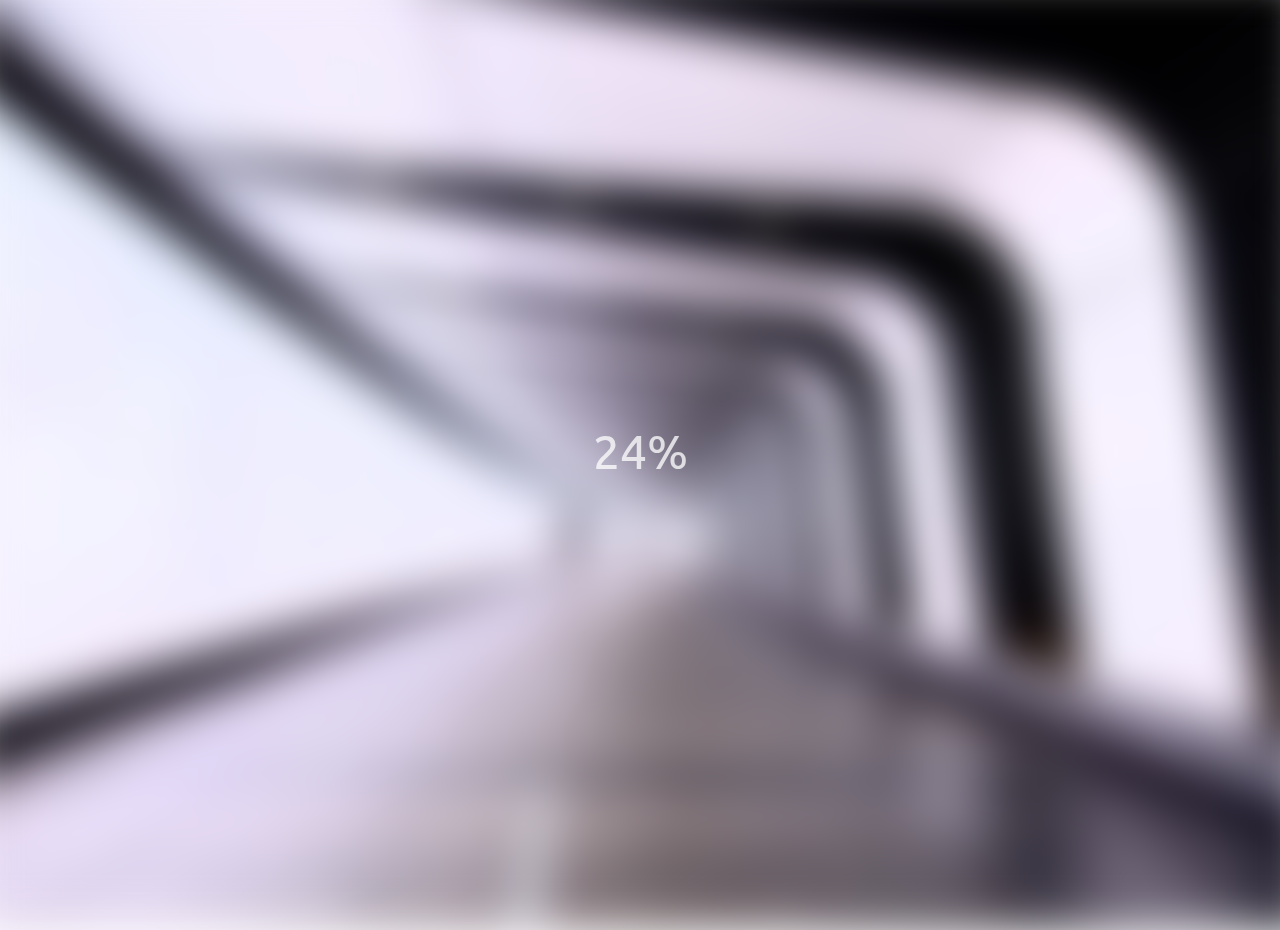
<file: Blurry loading/index.html>
<!DOCTYPE html>
<html lang="en">
  <head>
    <meta charset="UTF-8" />
    <meta http-equiv="X-UA-Compatible" content="IE=edge" />
    <meta name="viewport" content="width=device-width, initial-scale=1.0" />
    <link rel="stylesheet" href="style.css" />
    <title>Blurry loading</title>
  </head>
  <body>
    <section class="bg"></section>
    <div class="loading-text">0%</div>
    <script src="app.js"></script>
  </body>
</html>
</file>
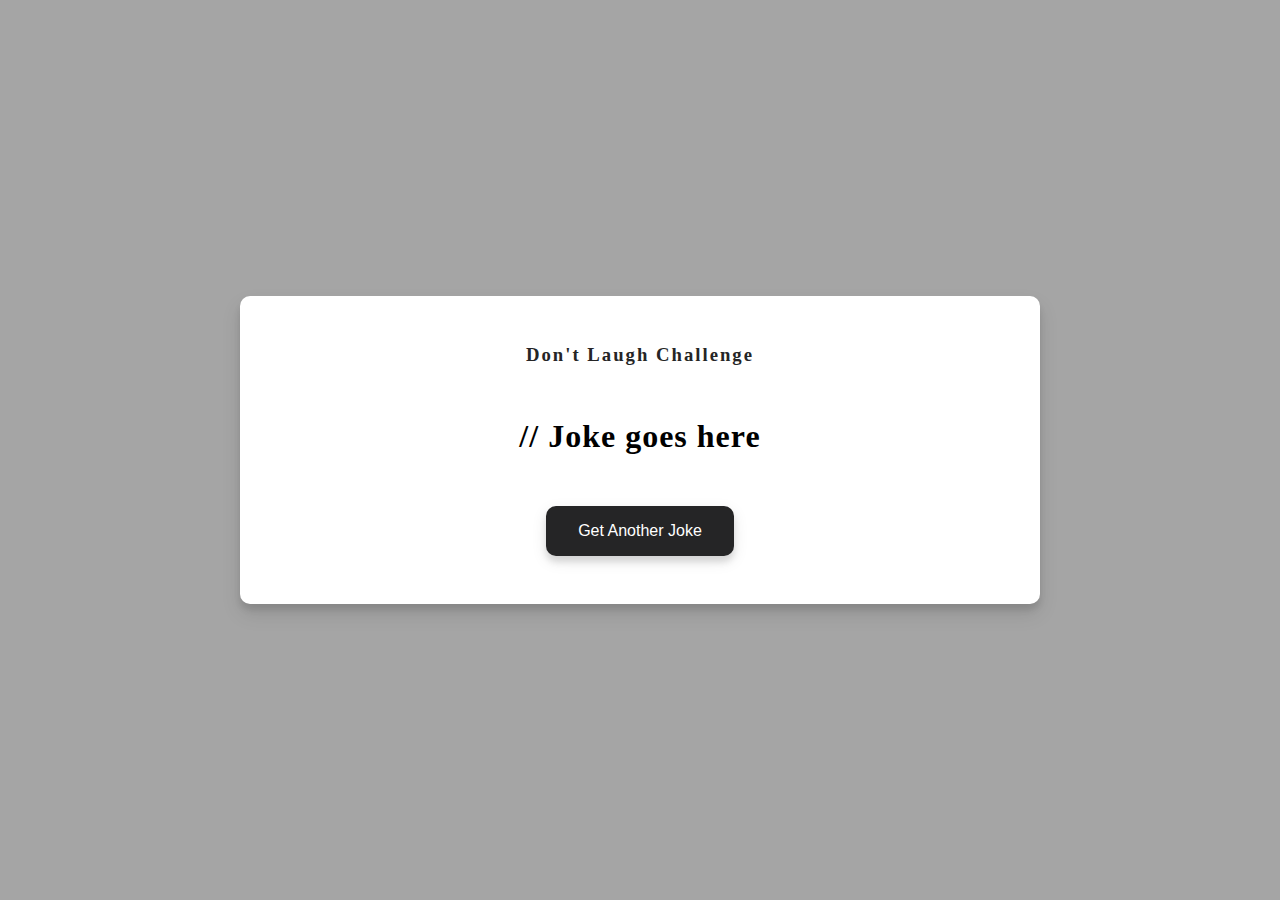
<file: Dad jokes/index.html>
<!DOCTYPE html>
<html lang="en">
  <head>
    <meta charset="UTF-8" />
    <meta http-equiv="X-UA-Compatible" content="IE=edge" />
    <meta name="viewport" content="width=device-width, initial-scale=1.0" />
    <link rel="stylesheet" href="style.css" />
    <title>Dad jokes</title>
  </head>
  <body>
    <div class="container">
      <h3>Don't Laugh Challenge</h3>
      <div class="joke" id="joke">// Joke goes here</div>
      <button class="btn" id="jokeBtn">Get Another Joke</button>
    </div>
    <script src="app.js"></script>
  </body>
</html>
</file>
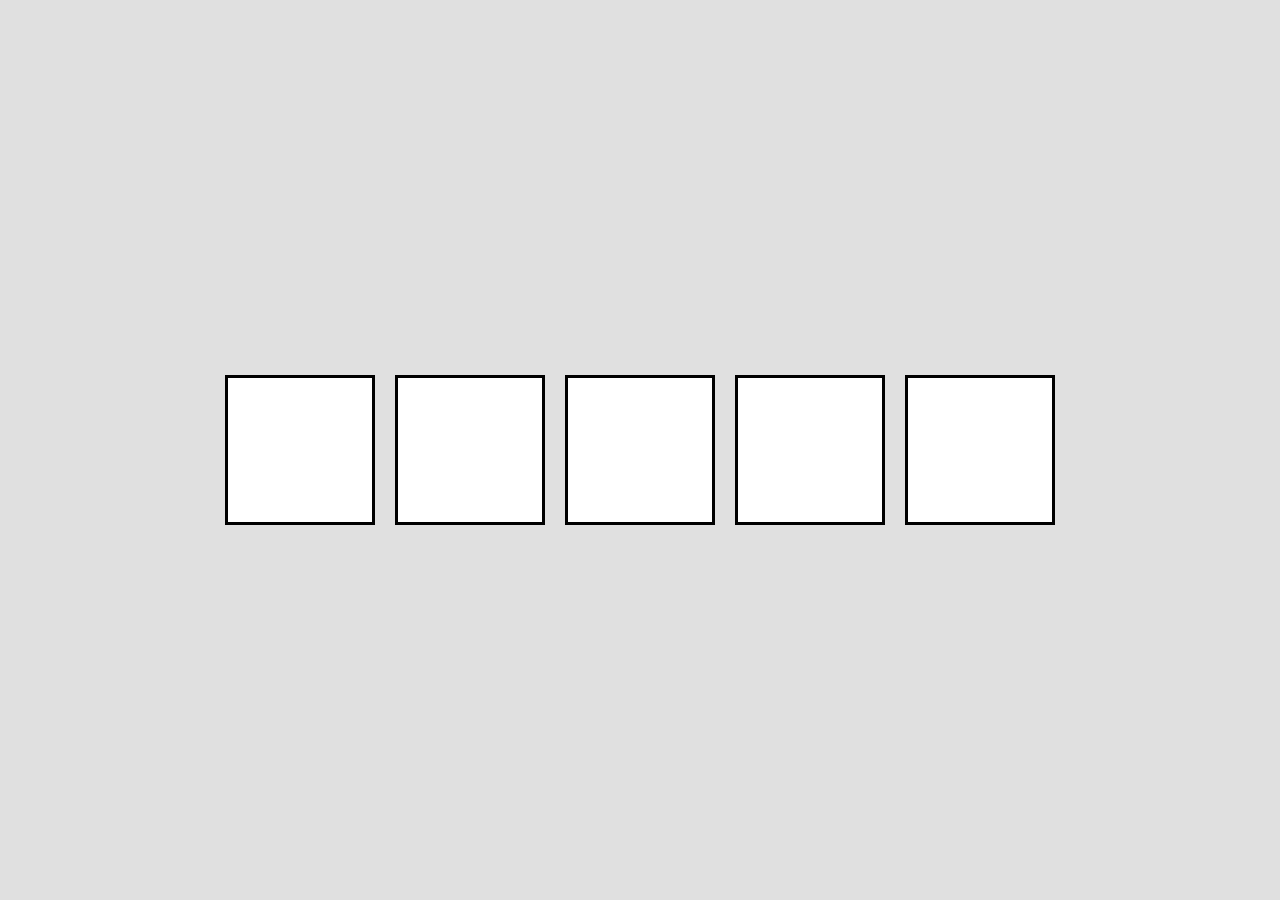
<file: Drag n Drop/index.html>
<!DOCTYPE html>
<html lang="en">
  <head>
    <meta charset="UTF-8" />
    <meta http-equiv="X-UA-Compatible" content="IE=edge" />
    <meta name="viewport" content="width=device-width, initial-scale=1.0" />
    <link rel="stylesheet" href="style.css" />
    <title>Document</title>
  </head>
  <body>
    <div class="empty">
      <div class="fill" draggable="true"></div>
    </div>
    <div class="empty"></div>
    <div class="empty"></div>
    <div class="empty"></div>
    <div class="empty"></div>

    <script src="app.js"></script>
  </body>
</html>
</file>
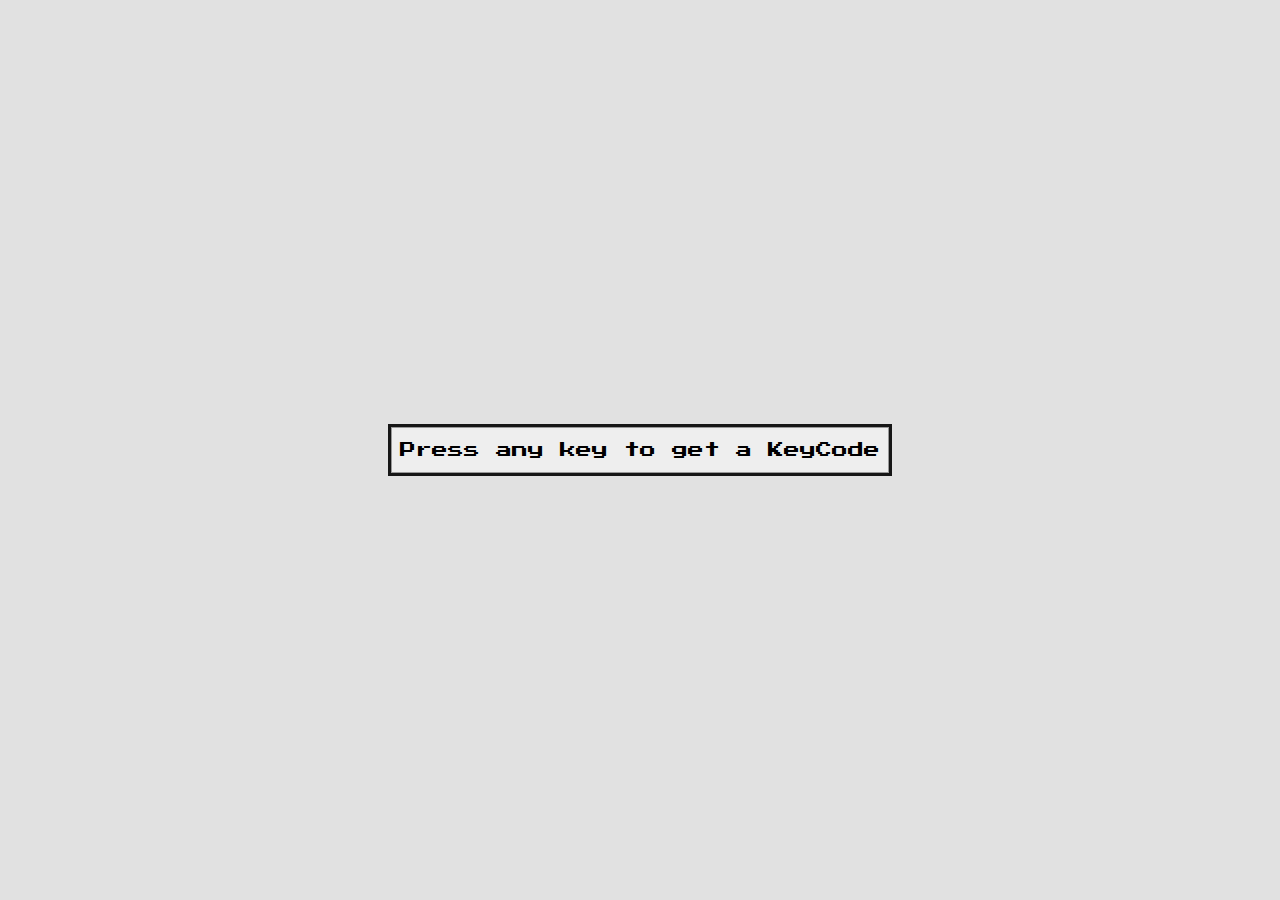
<file: Event Key Codes/index.html>
<!DOCTYPE html>
<html lang="en">
  <head>
    <meta charset="UTF-8" />
    <meta http-equiv="X-UA-Compatible" content="IE=edge" />
    <meta name="viewport" content="width=device-width, initial-scale=1.0" />
    <link rel="stylesheet" href="style.css" />
    <title>Event Key Codes</title>
  </head>
  <body>
    <div class="container" id="insert">
      <div class="key">Press any key to get a KeyCode</div>
    </div>
    <script src="app.js"></script>
  </body>
</html>
</file>
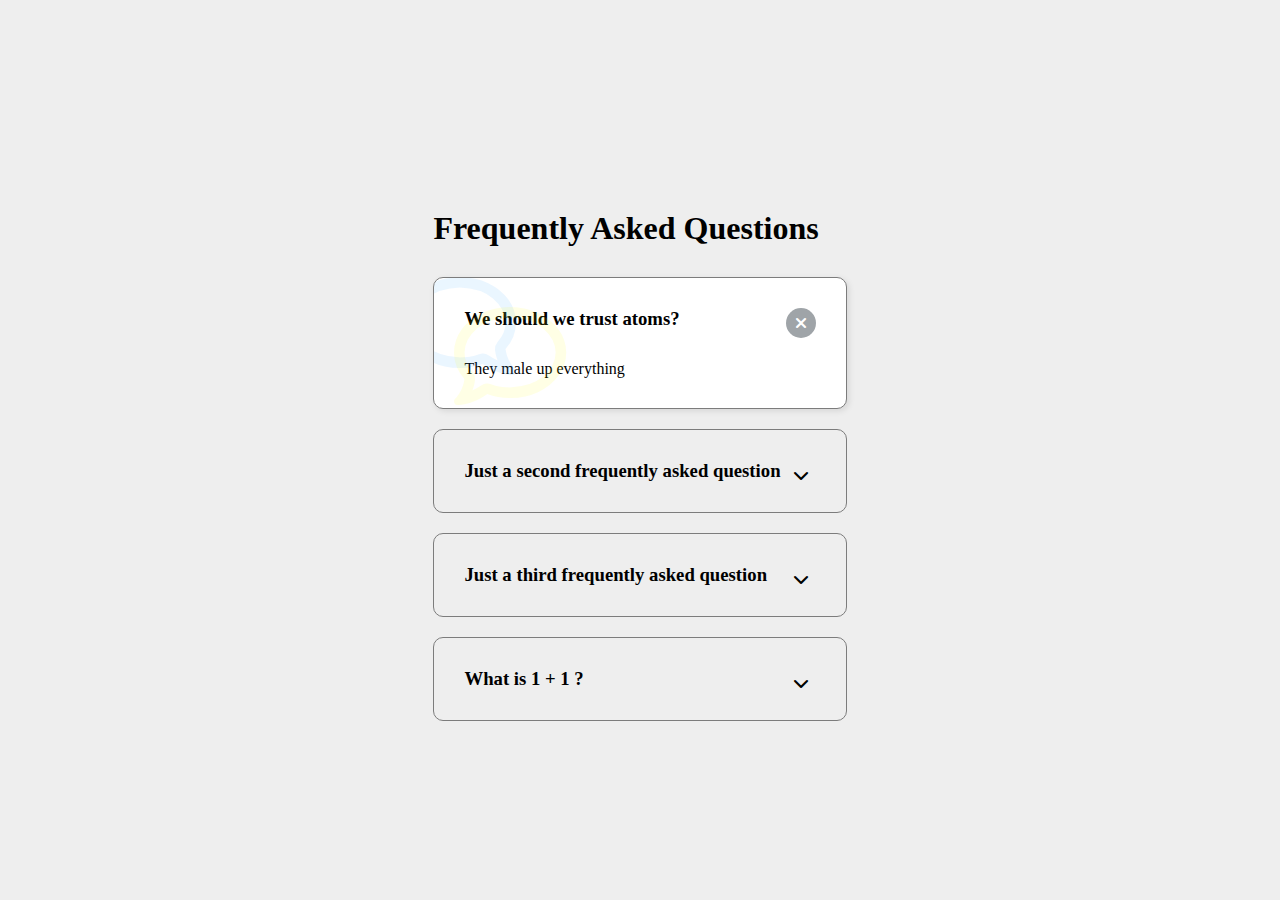
<file: FAQ/index.html>
<!DOCTYPE html>
<html lang="en">
  <head>
    <meta charset="UTF-8" />
    <meta http-equiv="X-UA-Compatible" content="IE=edge" />
    <meta name="viewport" content="width=device-width, initial-scale=1.0" />
    <link
      rel="stylesheet"
      href="https://cdnjs.cloudflare.com/ajax/libs/font-awesome/6.4.0/css/all.min.css"
    />
    <link rel="stylesheet" href="style.css" />

    <title>FAQ</title>
  </head>
  <body>
    <div class="faq-container">
      <h1>Frequently Asked Questions</h1>

      <div class="faq active">
        <h3 class="faq-title">We should we trust atoms?</h3>
        <p class="faq-text">They male up everything</p>
        <button class="faq-toggle">
          <i class="fas fa-chevron-down"></i> <i class="fas fa-times"></i>
        </button>
      </div>

      <div class="faq">
        <h3 class="faq-title">Just a second frequently asked question</h3>
        <p class="faq-text">And a simple answer to it</p>
        <button class="faq-toggle">
          <i class="fas fa-chevron-down"></i> <i class="fas fa-times"></i>
        </button>
      </div>

      <div class="faq">
        <h3 class="faq-title">Just a third frequently asked question</h3>
        <p class="faq-text">And a simple answer to it</p>
        <button class="faq-toggle">
          <i class="fas fa-chevron-down"></i> <i class="fas fa-times"></i>
        </button>
      </div>

      <div class="faq">
        <h3 class="faq-title">What is 1 + 1 ?</h3>
        <p class="faq-text">Depends on who are you asking</p>
        <button class="faq-toggle">
          <i class="fas fa-chevron-down"></i> <i class="fas fa-times"></i>
        </button>
      </div>
    </div>
    <script src="app.js"></script>
  </body>
</html>
</file>
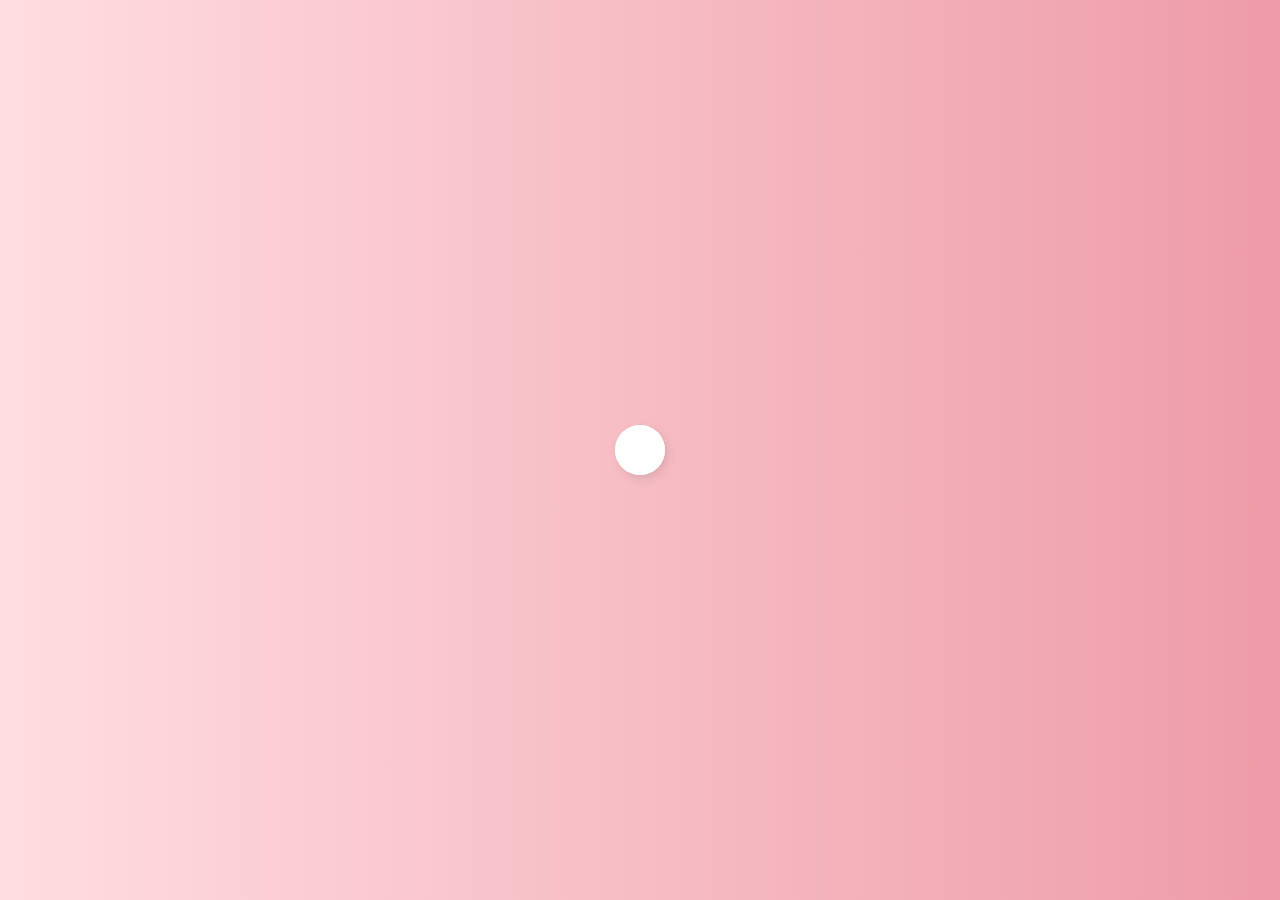
<file: Hidden Search Widget/index.html>
<!DOCTYPE html>
<html lang="en">
  <head>
    <meta charset="UTF-8" />
    <meta http-equiv="X-UA-Compatible" content="IE=edge" />
    <meta name="viewport" content="width=device-width, initial-scale=1.0" />
    <link
      rel="stylesheet"
      href="https://cdnjs.cloudflare.com/ajax/libs/font-awesome/6.2.0/css/all.min.css"
      integrity="sha512-xh6O/CkQoPOWDdYTDqeRdPCVd1SpvCA9XXcUnZS2FmJNp1coAFzvtCN9BmamE+4aHK8yyUHUSCcJHgXloTyT2A=="
      crossorigin="anonymous"
      referrerpolicy="no-referrer"
    />
    <link rel="stylesheet" href="style.css" />
    <title>Hidden Search</title>
  </head>
  <body>
    <div class="search">
      <input type="text" class="input" placeholder="Search..." />
      <button class="btn"><i class="fas fa-search"></i></button>
    </div>
    <script src="app.js"></script>
  </body>
</html>
</file>
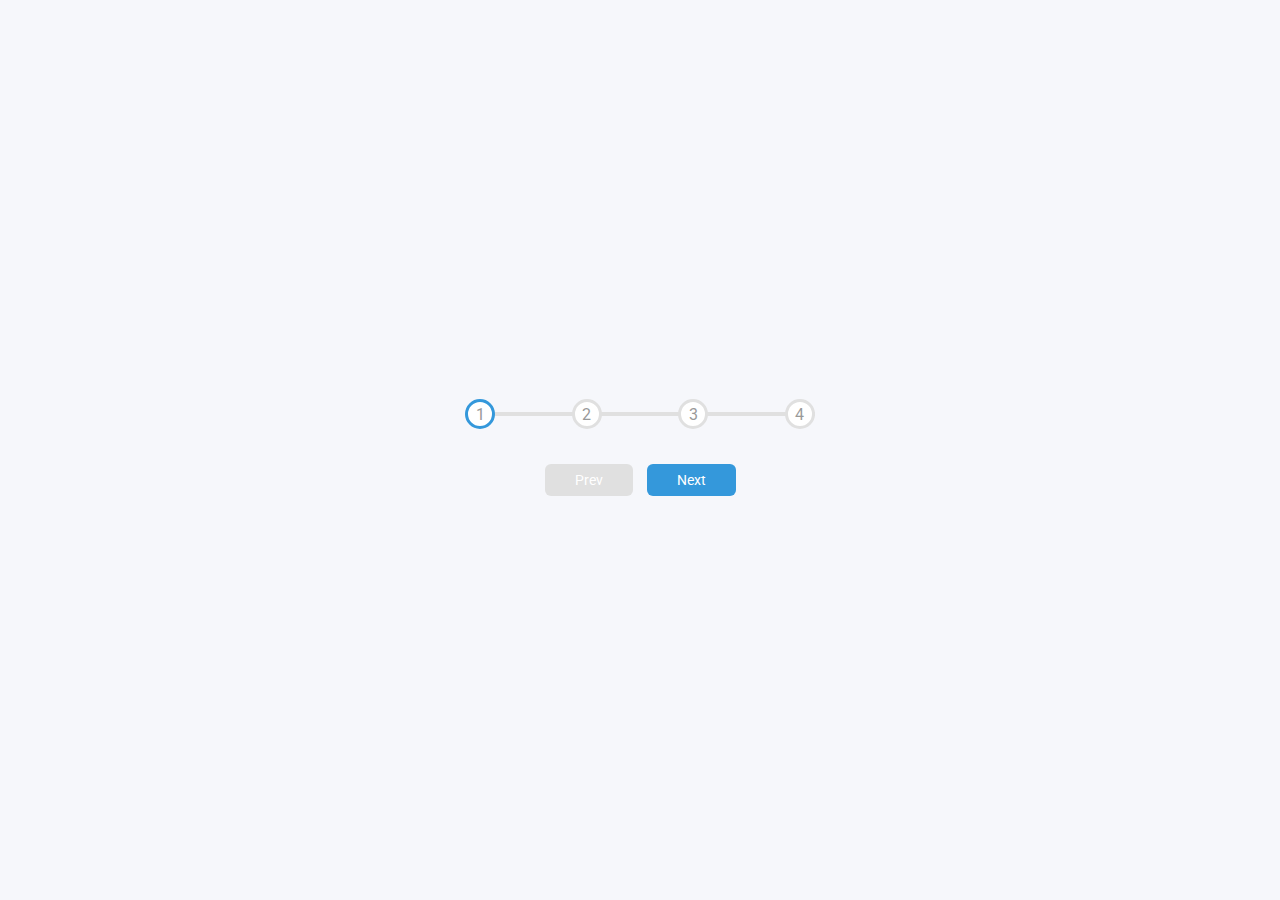
<file: Progress Steps/index.html>
<!DOCTYPE html>
<html lang="en">
  <head>
    <meta charset="UTF-8" />
    <meta http-equiv="X-UA-Compatible" content="IE=edge" />
    <meta name="viewport" content="width=device-width, initial-scale=1.0" />
    <link rel="stylesheet" href="style.css" />
    <title>Progress Steps</title>
  </head>
  <body>
    <div class="container">
      <div class="progress-container">
        <div class="progress" id="progress"></div>
        <div class="circle active">1</div>
        <div class="circle">2</div>
        <div class="circle">3</div>
        <div class="circle">4</div>
      </div>

      <button class="btn" id="prev" disabled>Prev</button>
      <button class="btn" id="next">Next</button>
    </div>

    <script src="app.js"></script>
  </body>
</html>
</file>
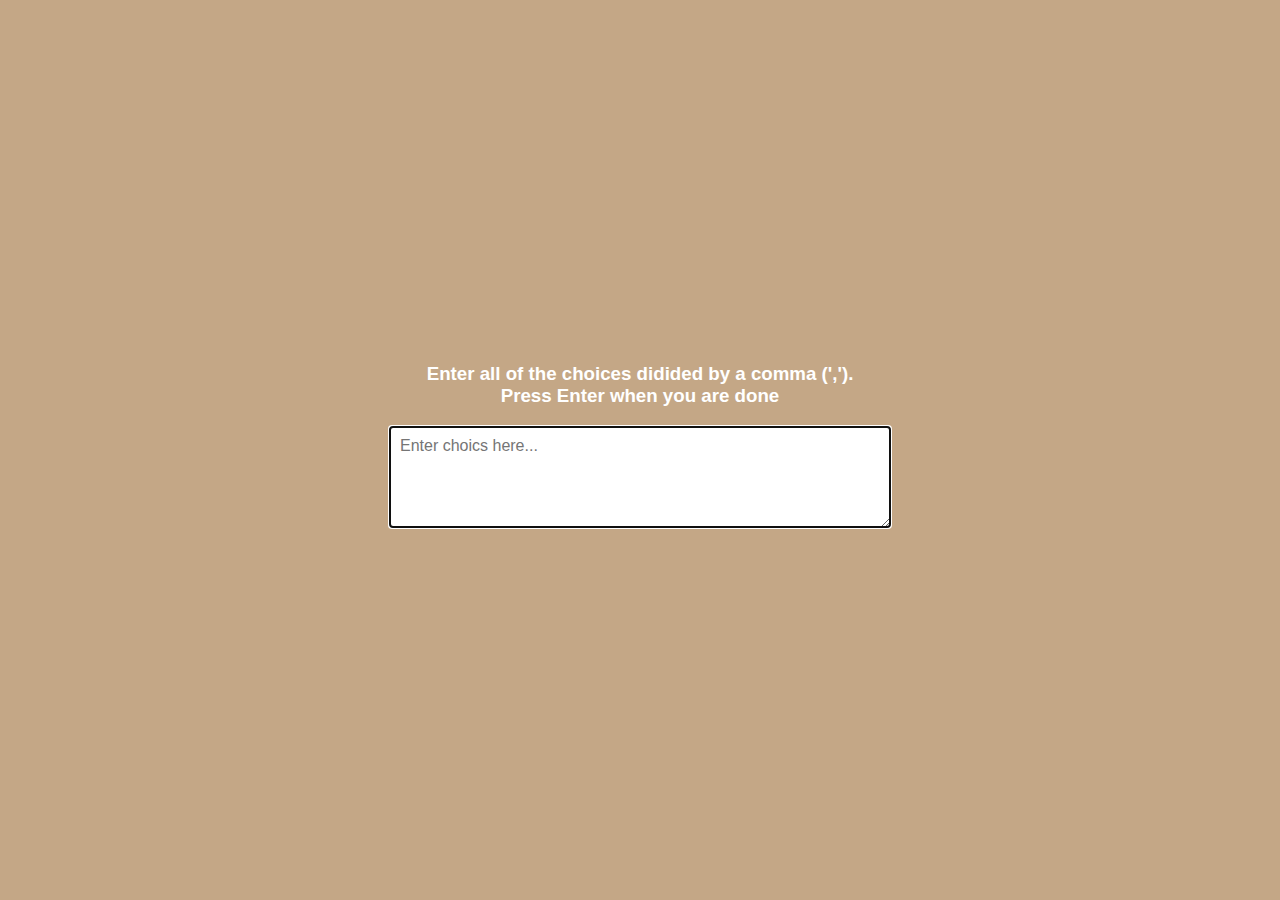
<file: Random choice picker/index.html>
<!DOCTYPE html>
<html lang="en">
  <head>
    <meta charset="UTF-8" />
    <meta http-equiv="X-UA-Compatible" content="IE=edge" />
    <meta name="viewport" content="width=device-width, initial-scale=1.0" />
    <link rel="stylesheet" href="style.css" />
    <title>Random choice picker</title>
  </head>
  <body>
    <div class="container">
      <h3>
        Enter all of the choices didided by a comma (','). <br />
        Press Enter when you are done
      </h3>
      <textarea id="textarea" placeholder="Enter choics here..."></textarea>
      <div id="tags">
        <!-- <span class="tag">Choice 1</span>
        <span class="tag highlight">Choice 2</span>
        <span class="tag">Choice 3</span> -->
      </div>
    </div>
    <script src="app.js"></script>
  </body>
</html>
</file>
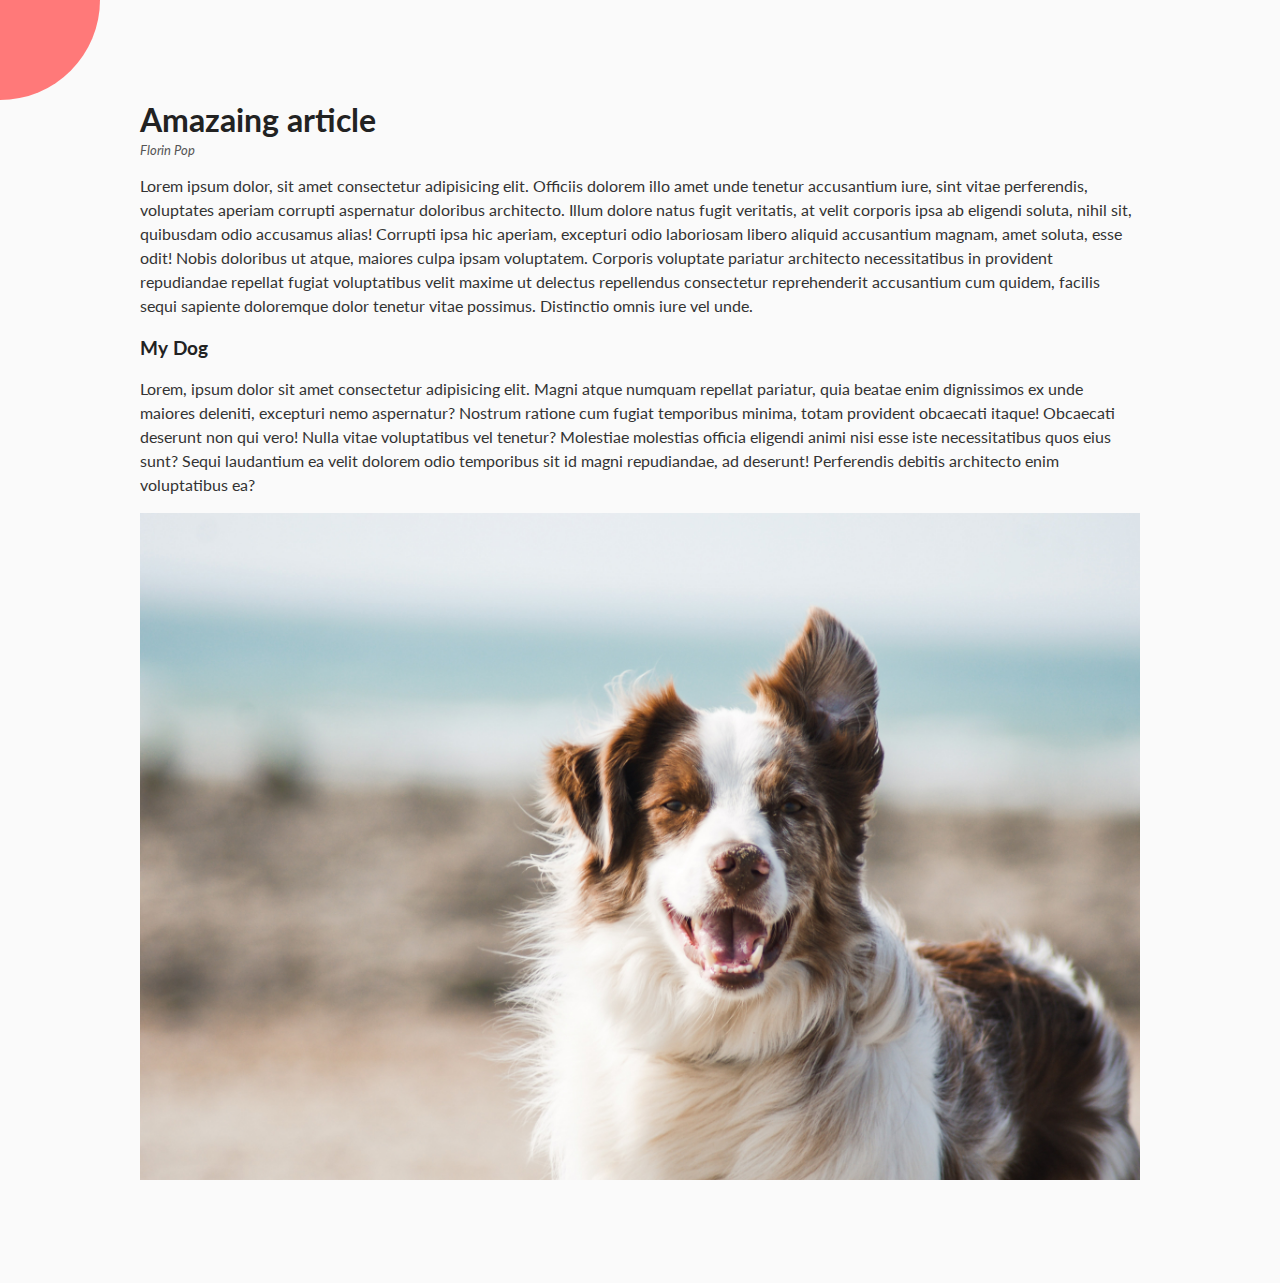
<file: Rotating navigation/index.html>
<!DOCTYPE html>
<html lang="en">
  <head>
    <meta charset="UTF-8" />
    <meta http-equiv="X-UA-Compatible" content="IE=edge" />
    <meta name="viewport" content="width=device-width, initial-scale=1.0" />
    <link
      rel="stylesheet"
      href="https://cdnjs.cloudflare.com/ajax/libs/font-awesome/6.2.0/css/all.min.css"
      integrity="sha512-xh6O/CkQoPOWDdYTDqeRdPCVd1SpvCA9XXcUnZS2FmJNp1coAFzvtCN9BmamE+4aHK8yyUHUSCcJHgXloTyT2A=="
      crossorigin="anonymous"
      referrerpolicy="no-referrer"
    />
    <link rel="stylesheet" href="style.css" />
    <title>Rotation navigation</title>
  </head>
  <body>
    <div class="container">
      <div class="content">
        <h1>Amazaing article</h1>
        <small>Florin Pop</small>
        <p>
          Lorem ipsum dolor, sit amet consectetur adipisicing elit. Officiis
          dolorem illo amet unde tenetur accusantium iure, sint vitae
          perferendis, voluptates aperiam corrupti aspernatur doloribus
          architecto. Illum dolore natus fugit veritatis, at velit corporis ipsa
          ab eligendi soluta, nihil sit, quibusdam odio accusamus alias!
          Corrupti ipsa hic aperiam, excepturi odio laboriosam libero aliquid
          accusantium magnam, amet soluta, esse odit! Nobis doloribus ut atque,
          maiores culpa ipsam voluptatem. Corporis voluptate pariatur architecto
          necessitatibus in provident repudiandae repellat fugiat voluptatibus
          velit maxime ut delectus repellendus consectetur reprehenderit
          accusantium cum quidem, facilis sequi sapiente doloremque dolor
          tenetur vitae possimus. Distinctio omnis iure vel unde.
        </p>

        <h3>My Dog</h3>
        <p>
          Lorem, ipsum dolor sit amet consectetur adipisicing elit. Magni atque
          numquam repellat pariatur, quia beatae enim dignissimos ex unde
          maiores deleniti, excepturi nemo aspernatur? Nostrum ratione cum
          fugiat temporibus minima, totam provident obcaecati itaque! Obcaecati
          deserunt non qui vero! Nulla vitae voluptatibus vel tenetur? Molestiae
          molestias officia eligendi animi nisi esse iste necessitatibus quos
          eius sunt? Sequi laudantium ea velit dolorem odio temporibus sit id
          magni repudiandae, ad deserunt! Perferendis debitis architecto enim
          voluptatibus ea?
        </p>
        <img src="doggy.jpg" alt="" />
      </div>
    </div>
    <div class="circle-container">
      <div class="circle">
        <button id="close">
          <i class="fas fa-times"></i>
        </button>
        <button id="open">
          <i class="fas fa-bars"></i>
        </button>
      </div>
    </div>

    <nav>
      <ul>
        <li><i class="fas fa-home"></i>Home</li>
        <li><i class="fas fa-user-alt"></i>About</li>
        <li><i class="fas fa-envelope"></i>Contact</li>
      </ul>
    </nav>
    <script src="app.js"></script>
  </body>
</html>
</file>
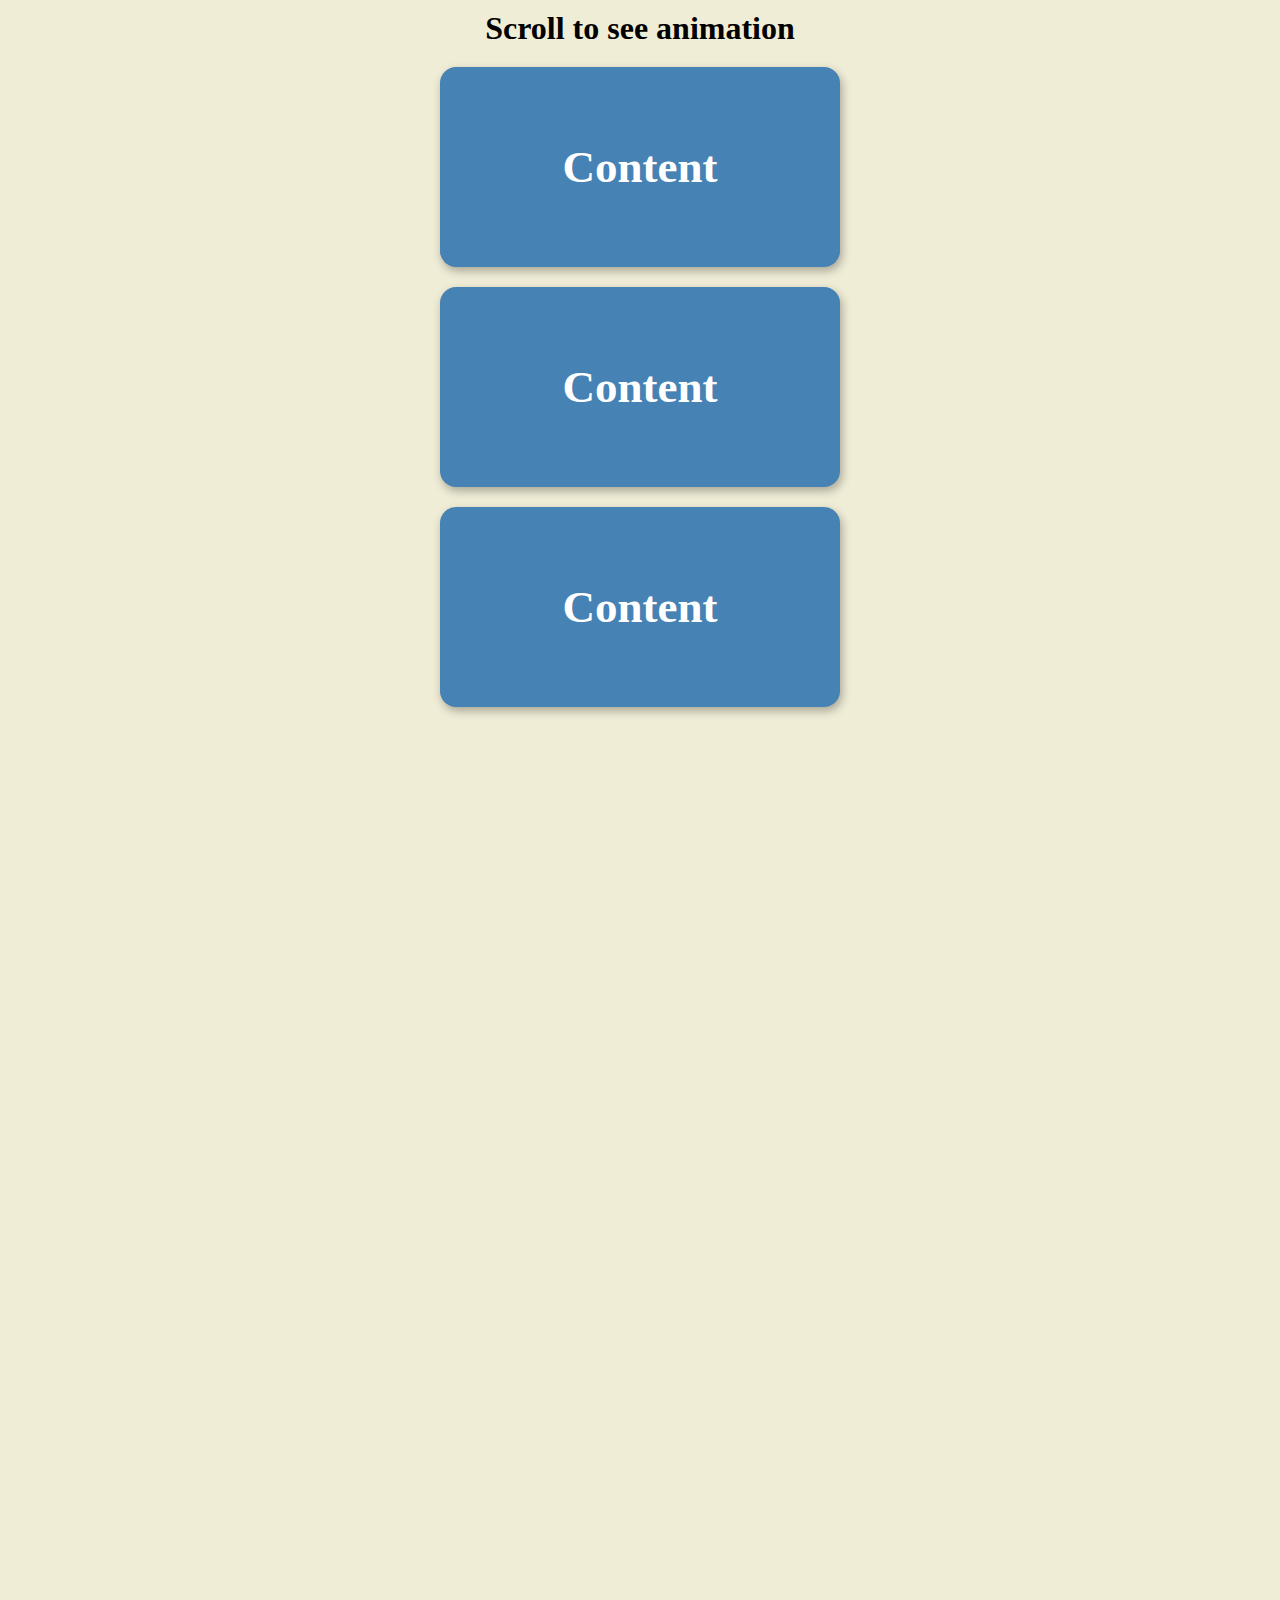
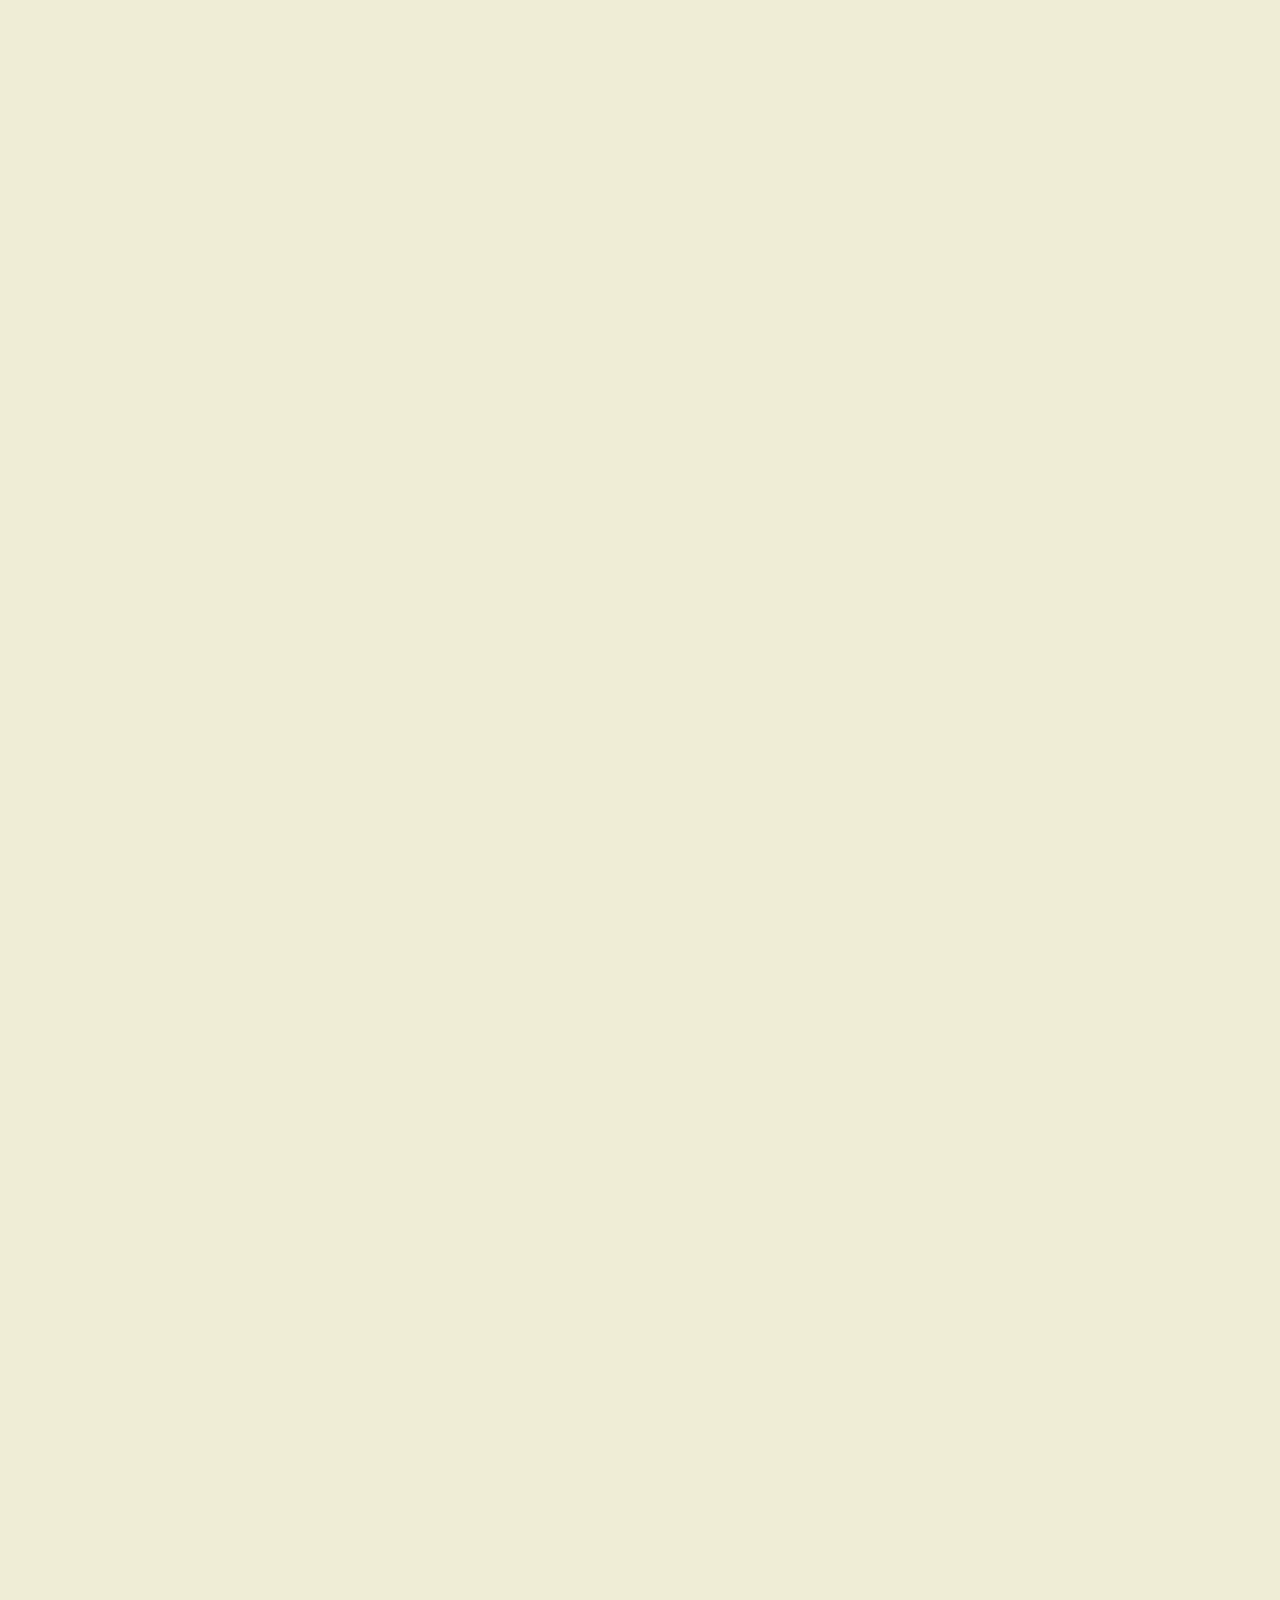
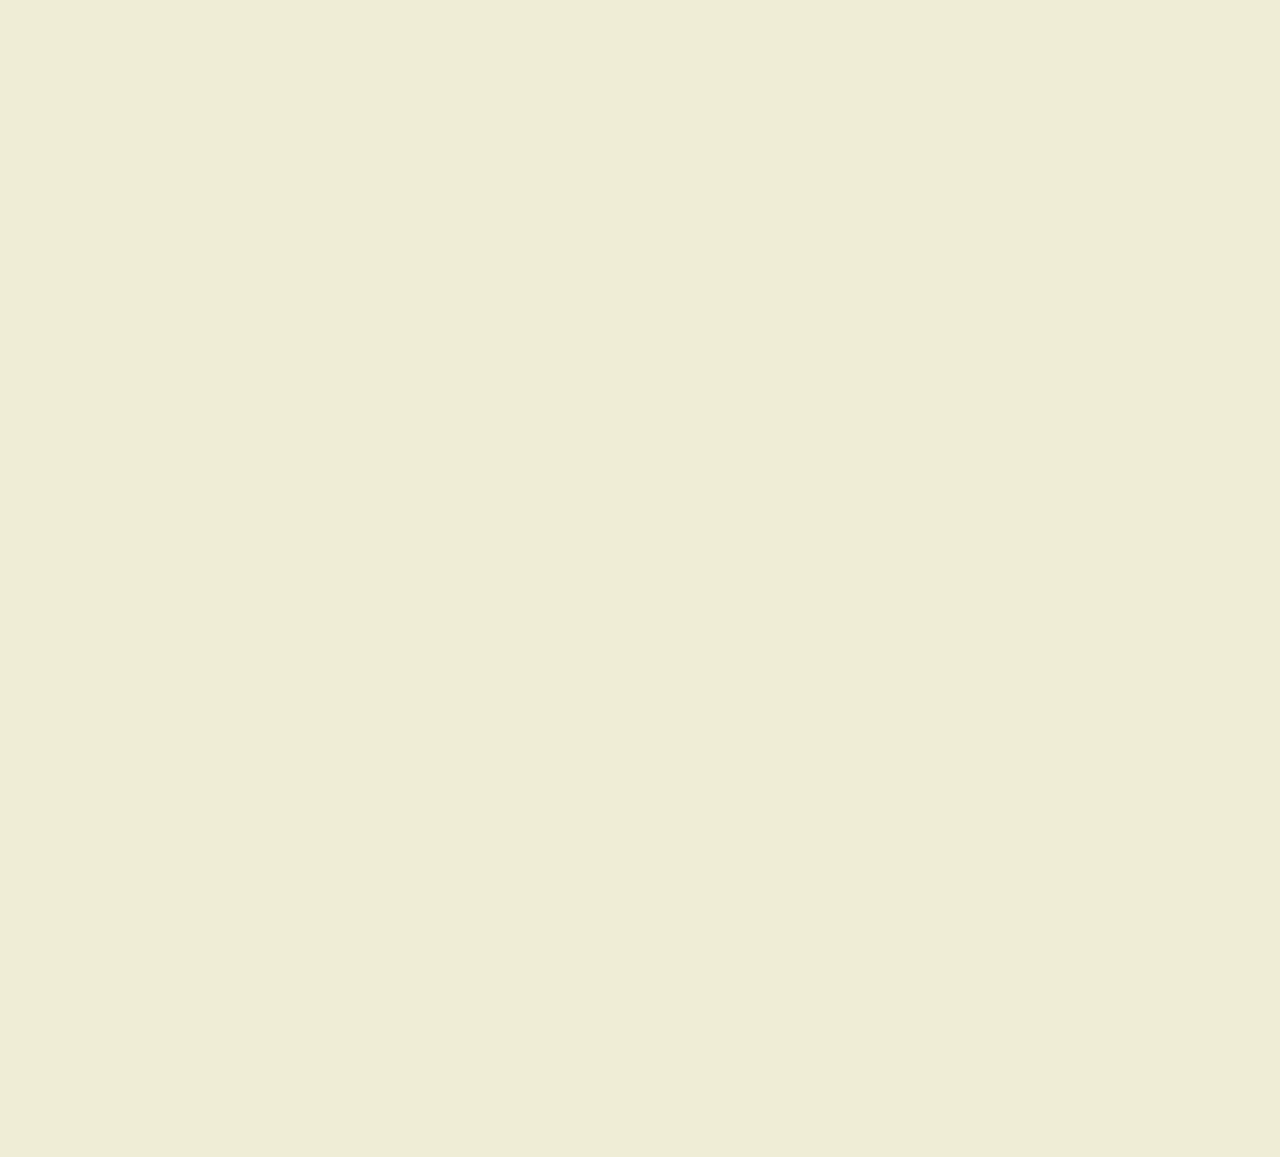
<file: Scroll animation/index.html>
<!DOCTYPE html>
<html lang="en">
  <head>
    <meta charset="UTF-8" />
    <meta http-equiv="X-UA-Compatible" content="IE=edge" />
    <meta name="viewport" content="width=device-width, initial-scale=1.0" />
    <link rel="stylesheet" href="style.css" />
    <title>Scroll animation</title>
  </head>
  <body>
    <h1>Scroll to see animation</h1>
    <div class="box"><h2>Content</h2></div>
    <div class="box"><h2>Content</h2></div>
    <div class="box"><h2>Content</h2></div>
    <div class="box"><h2>Content</h2></div>
    <div class="box"><h2>Content</h2></div>
    <div class="box"><h2>Content</h2></div>
    <div class="box"><h2>Content</h2></div>
    <div class="box"><h2>Content</h2></div>
    <div class="box"><h2>Content</h2></div>
    <div class="box"><h2>Content</h2></div>
    <div class="box"><h2>Content</h2></div>
    <div class="box"><h2>Content</h2></div>
    <div class="box"><h2>Content</h2></div>
    <div class="box"><h2>Content</h2></div>
    <div class="box"><h2>Content</h2></div>
    <div class="box"><h2>Content</h2></div>
    <div class="box"><h2>Content</h2></div>
    <script src="app.js"></script>
  </body>
</html>
</file>
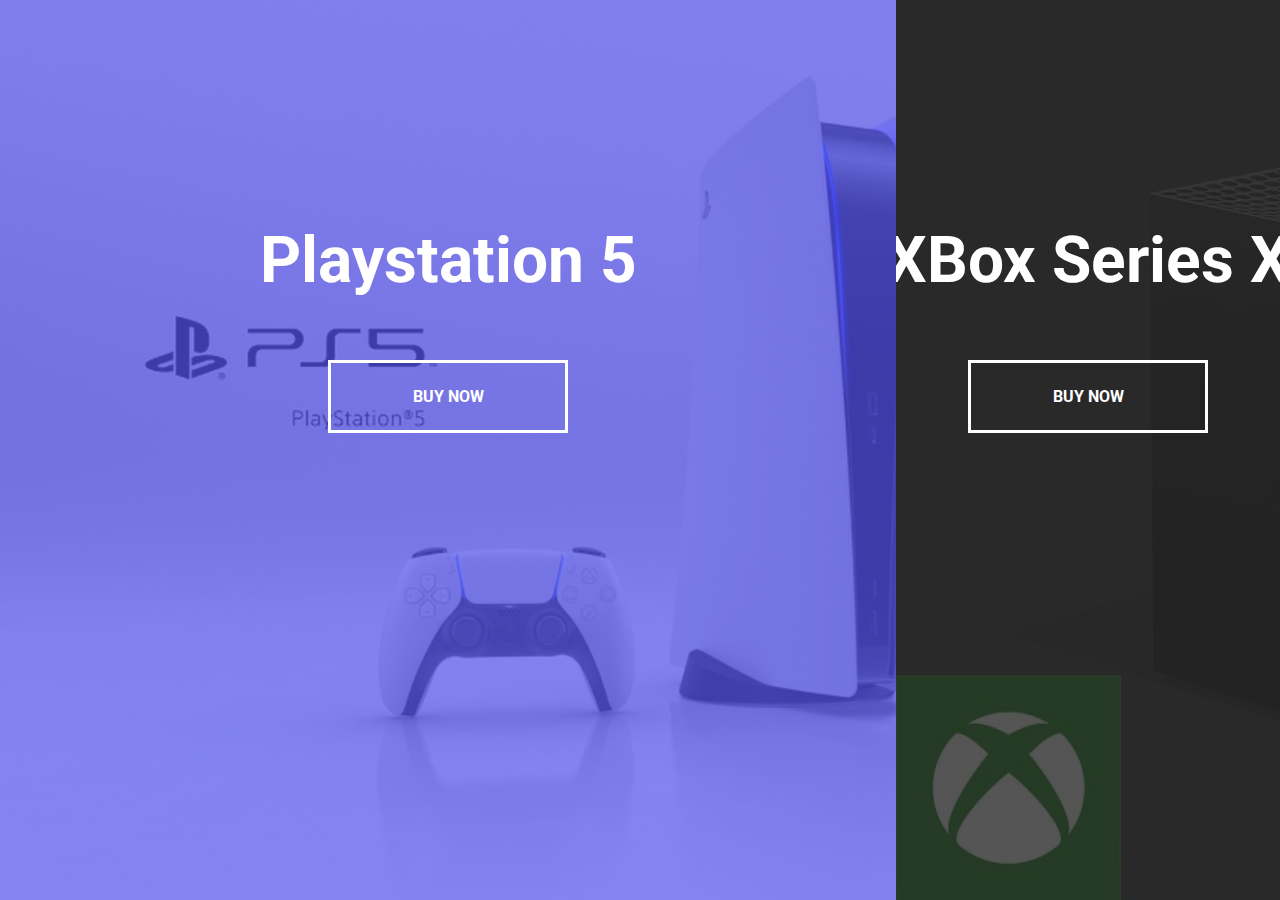
<file: Split  landing page/index.html>
<!DOCTYPE html>
<html lang="en">
  <head>
    <meta charset="UTF-8" />
    <meta http-equiv="X-UA-Compatible" content="IE=edge" />
    <meta name="viewport" content="width=device-width, initial-scale=1.0" />
    <link rel="stylesheet" href="style.css" />
    <title>Split landing page</title>
  </head>
  <body>
    <div class="container">
      <div class="split left">
        <h1>Playstation 5</h1>
        <a href="#" class="btn">Buy now</a>
      </div>
      <div class="split right">
        <h1>XBox Series X</h1>
        <a href="#" class="btn">Buy now</a>
      </div>
    </div>
    <script src="app.js"></script>
  </body>
</html>
</file>
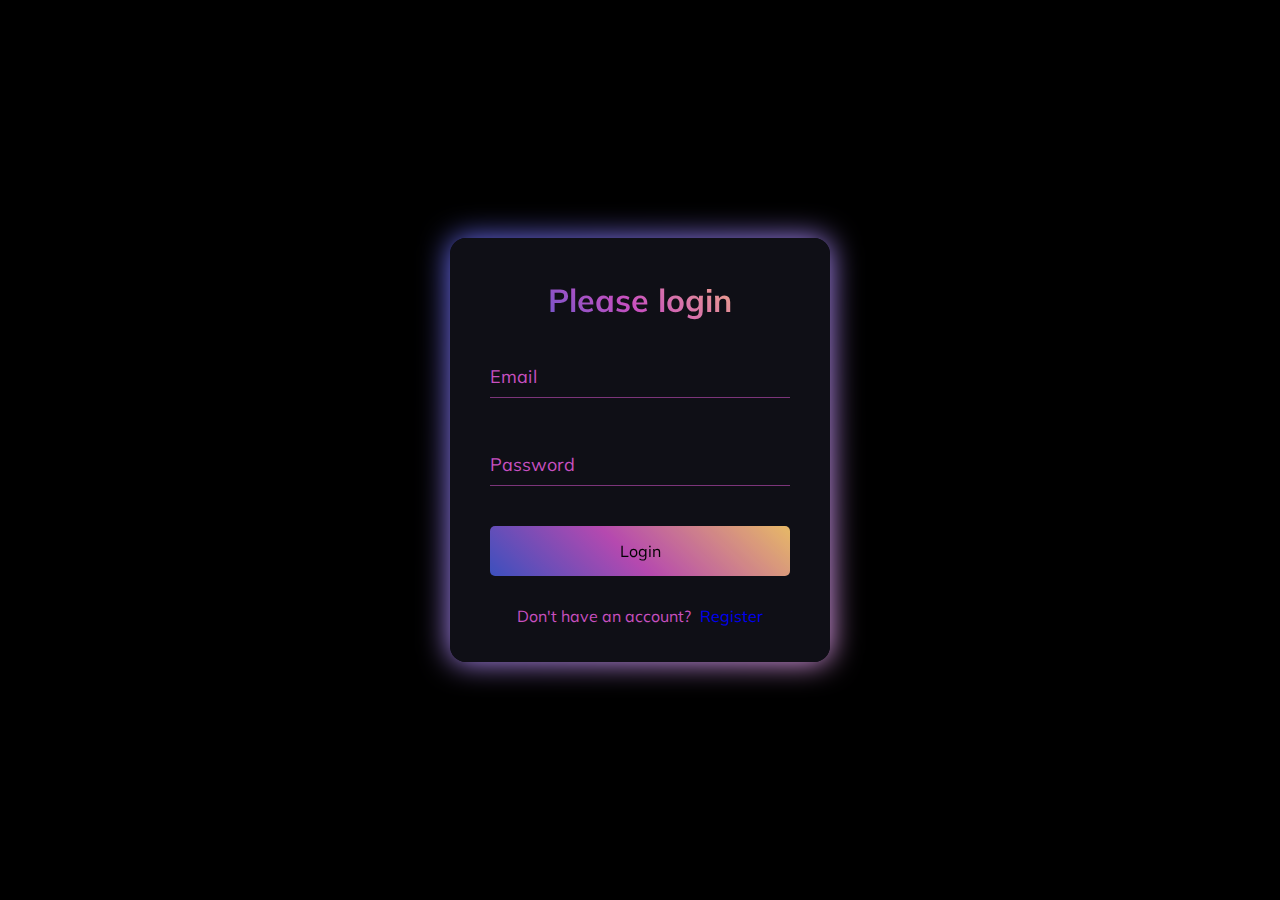
<file: Wave form animation/index.html>
<!DOCTYPE html>
<html lang="en">
  <head>
    <meta charset="UTF-8" />
    <meta http-equiv="X-UA-Compatible" content="IE=edge" />
    <meta name="viewport" content="width=device-width, initial-scale=1.0" />
    <link rel="stylesheet" href="style.css" />
    <title>Document</title>
  </head>
  <body>
    <div class="container">
      <h1>Please login</h1>
      <form>
        <div class="form-control">
          <input type="text" required name="" id="" />
          <label>Email</label>
        </div>
        <div class="form-control">
          <input type="text" required name="" id="" />
          <label>Password</label>
        </div>

        <button class="btn">Login</button>
        <p class="text">Don't have an account? <a href="#">Register</a></p></p>
      </form>
    </div>
    <script src="app.js"></script>
  </body>
</html>
</file>
<file: Blurry loading/style.css>
@import url("https://fonts.googleapis.com/css2?family=Ubuntu:wght@300;400;700&display=swap");

* {
  box-sizing: border-box;
}

body {
  font-family: "Ubuntu", sans-serif;

  display: flex;
  justify-content: center;
  align-items: center;
  height: 100vh;
  overflow: hidden;
  margin: 0;
}

.bg {
  background: url("./kosmos.jpg") no-repeat center center/cover;
  position: absolute;
  top: -30px;
  left: -30px;
  width: calc(100vw + 60px);
  height: calc(100vh + 60px);
  z-index: -1;
  filter: blur(0px);
}

.loading-text {
  font-size: 3rem;
  color: rgb(255, 255, 255);
}
</file>
<file: Dad jokes/style.css>
* {
  box-sizing: border-box;
}

body {
  display: flex;
  justify-content: center;
  align-items: center;
  height: 100vh;
  margin: 0;
  background-color: #a5a5a5;
  overflow: hidden;
  padding: 20px;
}

.container {
  background-color: #fff;
  border-radius: 10px;
  box-shadow: 0 10px 20px rgba(0, 0, 0, 0.1), 0 6px 6px rgba(0, 0, 0, 0.1);
  padding: 3rem 2rem;
  text-align: center;
  max-width: 100%;
  width: 800px;
}

h3 {
  margin: 0;
  letter-spacing: 2px;
  color: #252526;
}

.joke {
  font-family: 30px;
  letter-spacing: 1px;
  line-height: 40px;
  margin: 50px auto;
  min-width: 600px;
  font-size: 2rem;
  font-weight: bold;
}

.btn {
  background-color: #252526;
  color: #fff;
  border: 0;
  border-radius: 10px;
  font-family: 16px;
  cursor: pointer;
  padding: 1rem 2rem;
  box-shadow: 0 5px 15px rgba(0, 0, 0, 0.1), 0 6px 6px rgba(0, 0, 0, 0.1);
  transition: all 0.2s ease;
  font-size: 1rem;
  outline: none;
}

button:hover {
  transition: all 0.2s ease;
  opacity: 0.9;
}

button:active {
  transform: scale(0.96);
}
</file>
<file: Drag n Drop/style.css>
* {
  box-sizing: border-box;
}

body {
  display: flex;
  align-items: center;
  justify-content: center;
  height: 100vh;
  overflow: hidden;
  margin: 0;
  background-color: rgb(224, 224, 224);
}

.empty {
  height: 150px;
  width: 150px;
  margin: 10px;
  border: solid 3px black;
  background: #fff;
}

.fill {
  background-image: url("https://source.unsplash.com/random/150x150");
  height: 144px;
  width: 144px;
  cursor: pointer;
}

.hold {
  border: solid 1px rgb(0, 0, 0);
}

.hovered {
  background-color: #333;
  border-color: white;
  border-style: dashed;
}

@media (max-width: 800px) {
  body {
    flex-direction: column;
  }
}
</file>
<file: Event Key Codes/style.css>
@import url('https://fonts.googleapis.com/css2?family=Press+Start+2P&display=swap');

* {
  box-sizing: border-box;
}

body {
  display: flex;
  justify-content: center;
  align-items: center;
  height: 100vh;
  margin: 0;
  font-family: 'Press Start 2P', cursive;
  background-color: #e1e1e1;
  padding: 20px;
}

.container {
  display: flex;
  justify-content: center;
  align-items: center;
  flex-wrap: wrap;
}

.key {
  border: 1px solid #999;
  background-color: #eee;
  padding: 0.5rem;
  margin: 0.25rem;
  box-shadow: 0 0 0 3px rgba(0, 0, 0, 0.9);

  display: inline-flex;
  flex-direction: column;
  text-align: center;
  line-height: 1.8;
  min-width: 190px;
  position: relative;
}

.key small {
  position: absolute;
  top: -24px;
  left: 0;
  text-align: center;
  width: 100%;
  color: #999;
  font-size: 14px;
}
</file>
<file: FAQ/style.css>
* {
  box-sizing: border-box;
}

body {
  display: flex;
  justify-content: center;
  align-items: center;
  height: 100vh;
  margin: 0;
  background-color: #eee;
}

button {
  /* padding: 1rem; */
  /* width: 2rem; */
  /* height: 2rem; */
  /* display: flex; */
  /* border: none; */
  outline: none;
  cursor: pointer;
}
h1 {
  margin: 50px 0 30px;
}
.faq-container {
  max-width: 600px;
  margin: 0 auto;
}
.faq {
  background-color: transparent;
  border: 1px solid #7c7c7c;
  border-radius: 10px;
  margin: 20px 0;
  padding: 30px;
  position: relative;
  overflow: hidden;
  transition: all 0.3s ease;
}
.faq.active {
  background-color: #fff;
  box-shadow: 2px 2px 6px rgba(0, 0, 0, 0.1);
}

.faq.active:before,
.faq.active::after {
  content: '\f075';
  font-family: 'Font Awesome 5 Free';
  color: #fbff09;
  font-size: 7rem;
  position: absolute;
  opacity: 0.1;
  top: 20px;
  left: 20px;
  z-index: 0;
}

.faq.active:before {
  color: #31a2ff;
  top: -10px;
  left: -30px;
  transform: rotateY(180deg);
}
.active {
}
.faq-title {
  margin: 0 35px 0 0;
}
.faq-text {
  display: none;
  margin: 30px 0 0;
}

.faq.active .faq-text {
  display: block;
}

.faq-toggle {
  background-color: transparent;
  border: 0;
  cursor: pointer;
  display: flex;
  align-items: center;
  justify-content: center;
  font-size: 16px;
  padding: 0;
  position: absolute;
  top: 30px;
  right: 30px;
  width: 30px;
  height: 30px;
}

.faq-toggle .fa-times {
  display: none;
}

.faq.active .faq-toggle .fa-times {
  display: block;
}

.faq.active .faq-toggle .fa-chevron-down {
  display: none;
}

.faq.active .faq-toggle {
  background-color: #9fa4a8;
  border-radius: 50%;
  color: #fff;
}
</file>
<file: Hidden Search Widget/style.css>
@import url("https://fonts.googleapis.com/css2?family=Roboto:wght@400;700&display=swap");

* {
  box-sizing: border-box;
}

body {
  background: linear-gradient(to left, #ee9ca7, #ffdde1);
  height: 100vh;
  display: flex;
  justify-content: center;
  align-items: center;
  margin: 0;
  overflow: hidden;
}

.search {
  position: relative;
}

.search .input {
  background-color: #fff;
  border: 0;
  font-size: 18px;
  padding: 15px;
  height: 50px;
  width: 50px;
  border-radius: 2rem;
  transition: width 0.3s ease;
  box-shadow: 3px 4px 10px rgb(0 0 0 / 10%);
}

.btn {
  color: #303030;
  background-color: #fff;
  border: 0;
  cursor: pointer;
  font-size: 24px;
  position: absolute;
  top: 0;
  left: 0;
  height: 50px;
  width: 50px;
  border-radius: 2rem;
  transition: transform 0.3s ease;
}

.btn:focus,
.input:focus {
  outline: none;
}

.search.active .input {
  width: 200px;
}

.search.active .btn {
  transform: translateX(148px);
}
</file>
<file: Progress Steps/style.css>
@import url("https://fonts.googleapis.com/css2?family=Roboto:wght@300;400&display=swap");

:root {
  --line-border-fill: #3498db;
  --line-border-empty: #e0e0e0;
}

* {
  box-sizing: border-box;
}

body {
  background-color: #f6f7fb;
  display: flex;
  align-items: center;
  justify-content: center;
  height: 100vh;
  overflow: hidden;
  margin: 0;
  font-family: "Roboto", sans-serif;
}

.container {
  text-align: center;
}
.progress-container {
  display: flex;
  justify-content: space-between;
  position: relative;
  margin-bottom: 30px;
  max-width: 100%;
  width: 350px;
}
.progress {
  background-color: var(--line-border-fill);
  position: absolute;
  top: 50%;
  left: 0;
  height: 4px;
  width: 0%;
  translate: 0 -50%;
  z-index: -1;
  transition: 0.4s ease;
}

.progress-container::before {
  content: "";
  background-color: var(--line-border-empty);
  position: absolute;
  top: 50%;
  left: 0;
  height: 4px;
  width: 100%;
  translate: 0 -50%;
  z-index: -1;
}

.circle {
  background-color: #fff;
  color: #999;
  border-radius: 50%;
  height: 30px;
  width: 30px;
  display: grid;
  place-content: center;
  border: 3px solid var(--line-border-empty);
  transition: 0.4s ease 0.2s;
}
.circle.active {
  border: 3px solid var(--line-border-fill);
}
.btn {
  background-color: var(--line-border-fill);
  color: #fff;
  border-radius: 6px;
  cursor: pointer;
  font-size: 14px;
  margin: 5px;
  padding: 8px 30px;
  border: none;
  font-family: inherit;
}

.btn:active {
  scale: 0.98;
}

.btn:focus {
  outline: 0;
}

.btn:disabled {
  transition: 0.4s ease 0.2s;
  background-color: var(--line-border-empty);
}
</file>
<file: Random choice picker/style.css>
* {
  box-sizing: border-box;
}

body {
  display: flex;
  justify-content: center;
  align-items: center;
  height: 100vh;
  margin: 0;
  background-color: #c4a786;
  font-family: 'Gill Sans', 'Gill Sans MT', Calibri, 'Trebuchet MS', sans-serif;
}

h3 {
  color: #fff;
  margin: 10px 0 20px;
  text-align: center;
}

.container {
  width: 500px;
}

textarea {
  border: none;
  display: block;
  width: 100%;
  height: 100px;
  font-family: inherit;
  padding: 10px;
  margin: 0 0 20px;
  font-size: 16px;
}

#tags {
  display: flex;
  justify-content: center;
  flex-wrap: wrap;
}

.tag {
  background-color: #c3653f;
  color: #fff;
  border-radius: 50px;
  padding: 10px 20px;
  margin: 10px 10px 10px 0;
  font-size: 14px;
  display: inline-block;

  transition: all 0.1s ease;
}

.tag.highlight {
  /* background-color: #d93025; */
  background-color: #202a34;
}
</file>
<file: Rotating navigation/style.css>
@import url("https://fonts.googleapis.com/css2?family=Lato:wght@300;400;700&display=swap");

* {
  box-sizing: border-box;
}

body {
  font-family: "Lato", sans-serif;
  background-color: #333;
  color: #222;
  overflow-x: hidden;
  margin: 0;
}

.container {
  background-color: #fafafa;
  transform-origin: top left;
  transition: transform 0.5s ease;
  width: 100vw;
  min-height: 100vh;
  padding: 50px;
}

.container.show-nav {
  transform: rotate(-15deg);
}

.circle-container {
  position: fixed;
  top: -100px;
  left: -100px;
  transition: all 0.5s ease;
  z-index: 2;
}

.circle {
  background-color: #ff7979;
  height: 200px;
  width: 200px;
  border-radius: 50%;
  position: relative;
  transition: transform 0.5s ease;
}

.container.show-nav + .circle-container {
  transform: rotate(-90deg);
}

.circle button {
  position: absolute;
  top: 50%;
  left: 50%;
  height: 100px;
  border: 0;
  background: transparent;
  font-size: 26px;
  color: #fff;
  cursor: pointer;
}

.circle button:focus {
  outline: none;
}

.circle button#open {
  left: 60%;
}

.circle button#close {
  top: 60%;
  transform: rotate(90deg);
  transform-origin: top left;
}

.container.show-nav ~ nav li {
  transform: translateX(0);
  transition-delay: 0.3s;
}

nav {
  position: fixed;
  bottom: 40px;
  left: 0;
  z-index: 100;
}

nav ul {
  list-style-type: none;
  padding-left: 30px;
}

nav ul li {
  text-transform: uppercase;
  color: #fff;
  margin: 40px 0;
  transform: translateX(-100%);
  transition: transform 0.5s ease;
}

nav ul li i {
  font-size: 20px;
  margin-right: 10px;
}

nav ul li + li {
  margin-left: 13px;
  transform: translateX(-150%);
}

nav ul li + li + li {
  margin-left: 26px;
  transform: translateX(-200%);
}

.content img {
  max-width: 100%;
}

.content {
  max-width: 1000px;
  margin: 50px auto;
}

.content h1 {
  margin: 0;
}

.content small {
  color: #555;
  font-style: italic;
}

.content p {
  color: #333;
  line-height: 1.5;
}
</file>
<file: Scroll animation/style.css>
* {
  box-sizing: border-box;
}

body {
  display: flex;
  justify-content: center;
  flex-direction: column;
  align-items: center;
  margin: 0;
  background-color: #efedd6;
  overflow-x: hidden;
}

h1 {
  margin: 10px;
}

.box {
  background-color: steelblue;
  color: #fff;
  display: flex;
  align-items: center;
  justify-content: center;
  width: 400px;
  height: 200px;
  margin: 10px;
  border-radius: 1rem;
  box-shadow: 2px 4px 10px rgba(0, 0, 0, 0.3);
  /* transform: translateX(400%); */
  margin-top: 50px;
  opacity: 0;
  transition: all 0.4s ease;
}

/* .box:nth-of-type(even) {
  transform: translateX(-400%);
} */

.box.show {
  opacity: 1;
  transform: translateX(0);
  margin-top: 10px;
}

.box h2 {
  font-size: 45px;
}
</file>
<file: Split  landing page/style.css>
@import url("https://fonts.googleapis.com/css2?family=Roboto:wght@400;700&display=swap");

:root {
  --left-bg-color: rgba(87, 84, 236, 0.7);
  --right-bg-color: rgba(43, 43, 43, 0.8);
  --left-btn-hover-color: rgba(87, 84, 236, 1);
  --right-btn-hover-color: rgba(28, 122, 28, 1);
  --hover-width: 70%;
  --other-width: 30%;
}

* {
  box-sizing: border-box;
}

body {
  font-family: "Roboto", sans-serif;
  display: flex;
  justify-content: center;
  align-items: center;
  height: 100vh;
  margin: 0;
}

h1 {
  font-size: 4rem;
  color: #fff;
  position: absolute;
  left: 50%;
  top: 20%;
  transform: translateX(-50%);
  white-space: nowrap;
}

.btn {
  position: absolute;
  left: 50%;
  top: 40%;
  transform: translateX(-50%);
  text-decoration: none;
  color: #fff;
  border: #fff solid 0.2rem;
  font-size: 1rem;
  width: 15rem;
  padding: 1.5rem;
  text-align: center;
  font-weight: bold;
  text-transform: uppercase;
}

.split.left .btn:hover {
  background-color: var(--left-btn-hover-color);
  border-color: var(--left-btn-hover-color);
}

.split.right .btn:hover {
  background-color: var(--right-btn-hover-color);
  border-color: var(--right-btn-hover-color);
}

.container {
  position: relative;
  width: 100%;
  height: 100%;
  background: #333;
}

.split {
  position: absolute;
  width: 50%;
  height: 100%;
  overflow: hidden;
}

.split.left {
  left: 0;
  background: url("ps.jpg");
  background-repeat: no-repeat;
  background-size: cover;
}

.split.left::before {
  content: "";
  position: absolute;
  width: 100%;
  height: 100%;
  background-color: var(--left-bg-color);
}

.split.right {
  right: 0;
  background: url("xbox.jpg");
  background-repeat: no-repeat;
  background-size: cover;
}

.split.right::before {
  content: "";
  position: absolute;
  width: 100%;
  height: 100%;
  background-color: var(--right-bg-color);
}

.split.left,
.split.right,
.btn,
.split.left::before,
.split.right::before {
  transition: all 0.5s ease;
}

.hover-left .left {
  width: var(--hover-width);
}

.hover-left .right {
  width: var(--other-width);
}

.hover-right .right {
  width: var(--hover-width);
}

.hover-right .left {
  width: var(--other-width);
}

@media (max-width: 767px) {
  h1 {
    font-size: 2rem;
    top: 30%;
  }

  .btn {
    padding: 1.2rem;
    width: 12rem;
  }
}
</file>
<file: Wave form animation/style.css>
@import url("https://fonts.googleapis.com/css2?family=Mulish:wght@300;400;500;600;700&display=swap");

* {
  box-sizing: border-box;
}

body {
  display: flex;
  justify-content: center;
  align-items: center;
  height: 100vh;
  margin: 0;
  font-family: "Mulish", sans-serif;
  background-color: black;
  color: #fff;
}

a {
  text-decoration: none;
  /* color: #ffcc70;
  color: #c850c0;
  color: #4159d0; */
  animation: textclr 20s linear infinite running;
}

h1 {
  margin-bottom: 30px;
  text-align: center;
  background-image: linear-gradient(
    43deg,
    #4158d0 0%,
    #c850c0 46%,
    #ffcc70 100%
  );
  -webkit-background-clip: text;
  background-clip: text;
  -webkit-text-fill-color: transparent;
  animation: bgtext 4s linear infinite running;
  /* animation-iteration-count: 0.5; */
}

.container {
  position: relative;
  background-color: #0f0f16;
  padding: 20px 40px;
  border-radius: 1rem;
}

.form-control {
  position: relative;
  margin: 20px 0 40px;
  width: 300px;
}

.form-control input {
  background-color: transparent;
  border: 0;
  border-bottom: 1px #c850c096 solid;
  display: block;
  width: 100%;
  padding: 13px 0;
  font-size: 18px;
  color: #c850c0;
}

.form-control input:focus,
.form-control input:valid {
  outline: 0;
}

@keyframes bgtext {
  0% {
    background-position: 0 0;
  }
  100% {
    background-position: 63vw 0%;
  }
}

@keyframes textclr {
  0% {
    color: #4159d0;
  }
  33% {
    color: #ffcc70;
  }
  66% {
    color: #c850c0;
  }
  99.9% {
    color: #4159d0;
  }
}

@keyframes shadow {
  0% {
    background-position: 3vw 3vh;
    filter: blur(15px);
  }
  50% {
    background-position: 38vw 42vh;
    filter: blur(25px);
    transform: scale(0.97);
  }
}

.container:before {
  content: "";
  z-index: -1;
  position: absolute;
  top: 0;
  right: 0;
  bottom: 0;
  left: 0;
  background: linear-gradient(-45deg, #f8acff 0%, #696eff 100%);
  transform: translate3d(0px, 0px, 0) scale(1);
  filter: blur(15px);
  opacity: var(0.7);
  transition: opacity 0.3s;
  border-radius: inherit;

  animation: shadow 10s linear infinite alternate;
}

.container::after {
  content: "";
  z-index: -1;
  position: absolute;
  top: 0;
  right: 0;
  bottom: 0;
  left: 0;
  background: inherit;
  border-radius: inherit;

  /* animation: shadow 4s linear infinite alternate; */
}

.btn {
  cursor: pointer;
  font-family: inherit;
  width: 100%;
  padding: 15px;
  font-size: 1rem;
  /* display: inline-block; */
  background-image: linear-gradient(
    43deg,
    #4158d0 0%,
    #c850c0 46%,
    #ffcc70 100%
  );
  border-radius: 5px;
  border: 0;
  transition: all 0.3s ease;
  opacity: 0.9;
}

.btn:hover {
  /* background-position: 300px 0; */
  opacity: 1;
}

.btn:focus {
  border: 0;
}

.btn:active {
  scale: 0.97;
}

.text {
  margin-top: 30px;
  color: #c850c0;
  text-align: center;
}

.text a {
  margin-left: 5px;
}

.form-control input {
  transition: all 0.3s ease;
}

.form-control input:focus,
.form-control input:valid {
  border-bottom-color: #ffcd70d0;
  border-bottom-color: #c850c0;
  transition: all 0.3s ease;
}

.form-control label {
  position: absolute;
  top: 15px;
  left: 0;
}

.form-control label span {
  display: inline-block;
  font-size: 18px;
  min-width: 5px;
  transition: all 0.2s ease-in;
  color: #c850c0;
}

.form-control input:focus + label span,
.form-control input:valid + label span {
  transition: all 0.2s ease-in;
  transform: translateY(-30px);
  color: #c850c096;
  font-size: 12px;
}
</file>
